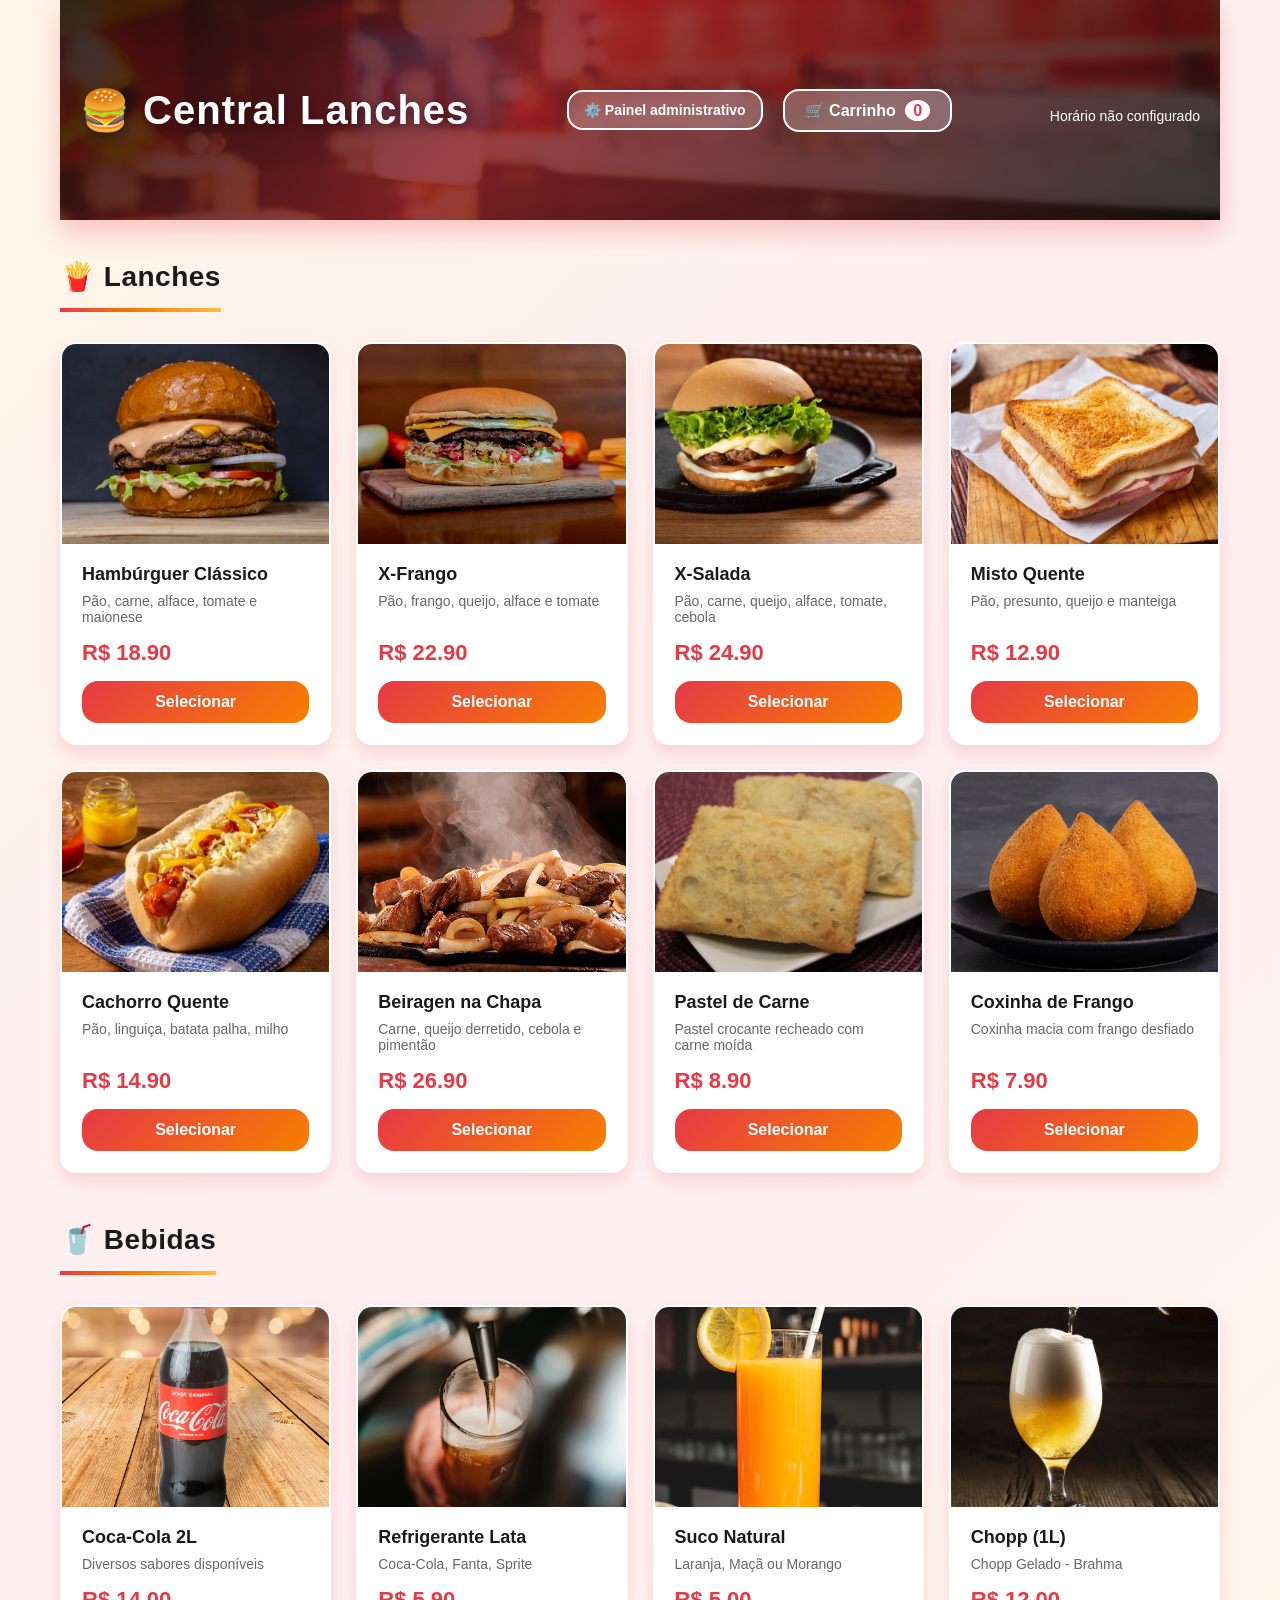
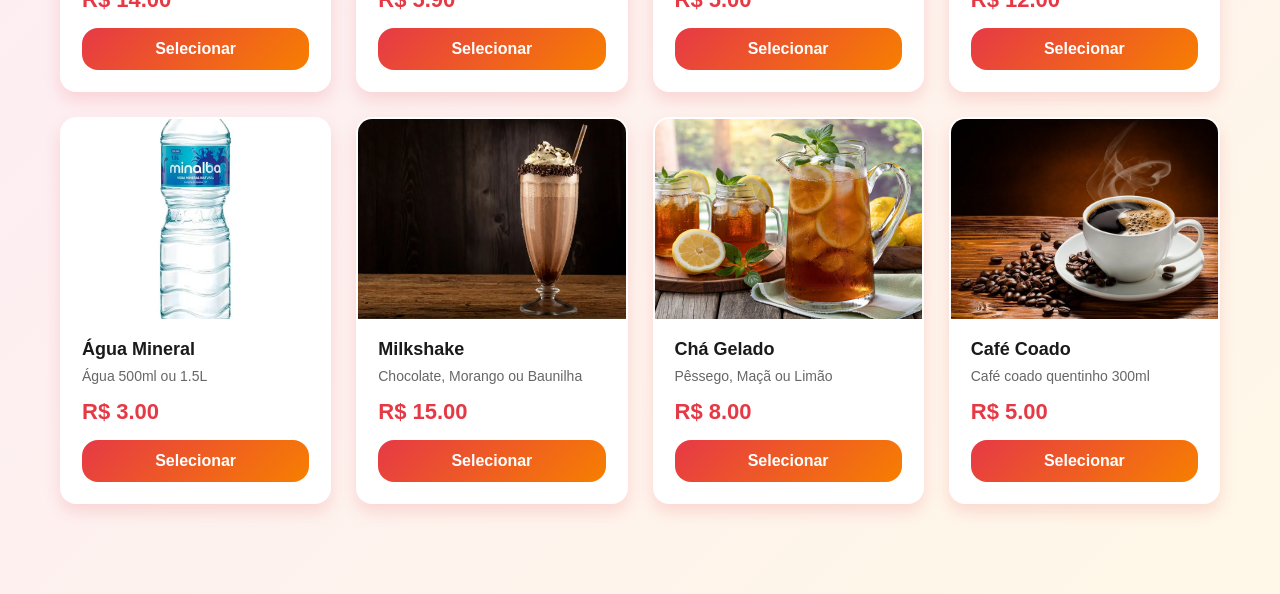
<file: index.html>
<!DOCTYPE html>
<html lang="pt-BR">
<head>
    <meta charset="UTF-8">
    <meta name="viewport" content="width=device-width, initial-scale=1.0">
    <title>Central Lanches - Peça Já!</title>
    <link rel="stylesheet" href="styles.css">
</head>
<body>
    <div class="container">
        <!-- Header -->
        <header class="header">
            <div class="header-content">
                <h1 class="logo">🍔 Central Lanches</h1>
                <div class="header-right">
                    <a class="admin-link" href="admin.html">⚙️ Painel administrativo</a>
                    <button class="cart-btn" id="cartBtn">
                        🛒 Carrinho <span class="cart-count" id="cartCount">0</span>
                    </button>
                </div>
                <div id="storeSchedule" class="store-schedule" aria-live="polite"></div>
            </div>
        </header>

        <!-- Main Content -->
        <main class="main-content">
            <!-- Lanches Section -->
            <section class="menu-section">
                <h2 class="section-title">🍟 Lanches</h2>
                <div class="products-grid" id="lanchesGrid">
                    <!-- Produtos serão inseridos aqui -->
                </div>
            </section>

            <!-- Bebidas Section -->
            <section class="menu-section">
                <h2 class="section-title">🥤 Bebidas</h2>
                <div class="products-grid" id="bebidasGrid">
                    <!-- Produtos serão inseridos aqui -->
                </div>
            </section>
        </main>
    </div>

    <!-- Product Selection Modal -->
    <div class="modal" id="productModal">
        <div class="modal-content modal-product">
            <div class="modal-header">
                <h2 id="productModalTitle">Selecionar Produto</h2>
                <button class="close-btn" id="closeProductModalBtn">&times;</button>
            </div>
            <div class="product-modal-body">
                <div class="product-modal-image" id="productModalImage"></div>
                <div class="product-modal-info">
                    <h3 id="productModalName"></h3>
                    <p id="productModalDescription"></p>
                    <div class="product-modal-price" id="productModalPrice"></div>
                </div>
            </div>
            <div class="selection-section">
                <label>Quantidade:</label>
                <div class="quantity-control">
                    <button id="decreaseQtyBtn" class="qty-btn">−</button>
                    <input type="number" id="quantityInput" value="1" min="1" max="99">
                    <button id="increaseQtyBtn" class="qty-btn">+</button>
                </div>
            </div>
            <div class="selection-section">
                <label>Observações (Adicional, sem cebola, etc):</label>
                <textarea id="observationsInput" placeholder="Digite suas observações aqui..."></textarea>
            </div>
            <div class="modal-footer">
                <button class="cancel-btn" id="cancelProductBtn">Cancelar</button>
                <button class="confirm-btn" id="confirmAddBtn">Adicionar ao Carrinho</button>
            </div>
        </div>
    </div>

    <!-- Cart Modal -->
    <div class="modal" id="cartModal">
        <div class="modal-content">
            <div class="modal-header">
                <h2>Seu Carrinho</h2>
                <button class="close-btn" id="closeCartBtn">&times;</button>
            </div>
            <div class="cart-items" id="cartItems">
                <p class="empty-cart">Seu carrinho está vazio</p>
            </div>
            <!-- Seção de pagamento -->
            <div class="payment-section" id="paymentSection">
                <h4>Forma de pagamento</h4>
                <label class="payment-option"><input type="radio" name="payment" value="Pix"> Pix</label>
                <label class="payment-option"><input type="radio" name="payment" value="Cartão"> Cartão</label>
                <label class="payment-option"><input type="radio" name="payment" value="Dinheiro"> Dinheiro</label>
                <div class="order-note">
                    <label for="orderNoteInput">Observações do pedido</label>
                    <textarea id="orderNoteInput" placeholder="Ex.: deixar na portaria, trocar maionese" rows="3"></textarea>
                </div>
                <div class="delivery-address">
                    <label for="deliveryAddressInput">Endereço de entrega</label>
                    <input type="text" id="deliveryAddressInput" placeholder="Rua, número, complemento, bairro" />
                    <div class="location-actions">
                        <button id="sendLocationBtn" type="button">Enviar localização atual</button>
                        <span id="deliveryAddressDisplay" class="delivery-address-display"></span>
                    </div>
                </div>
            </div>
            <div class="cart-footer">
                <div class="cart-total">
                    <strong>Total:</strong>
                    <span id="cartTotal">R$ 0.00</span>
                    <div class="payment-chosen">Forma: <span id="selectedPaymentDisplay">Pix</span></div>
                </div>
                <button class="checkout-btn" id="checkoutBtn">Finalizar Pedido</button>
            </div>

            <!-- Avaliação de Satisfação -->
            <div class="rating-section" id="ratingSection">
                <h3>Avalie sua experiência</h3>
                <div class="stars" id="ratingStars" aria-label="Avaliação de 1 a 5 estrelas">
                    <button class="star" data-value="1" aria-label="1 estrela">☆</button>
                    <button class="star" data-value="2" aria-label="2 estrelas">☆</button>
                    <button class="star" data-value="3" aria-label="3 estrelas">☆</button>
                    <button class="star" data-value="4" aria-label="4 estrelas">☆</button>
                    <button class="star" data-value="5" aria-label="5 estrelas">☆</button>
                </div>
                <div class="rating-info" id="ratingInfo">Nenhuma avaliação ainda</div>
                <button id="removeRatingBtn" class="remove-rating-btn" type="button">Remover minha avaliação</button>
            </div>
            </div>
        </div>
    </div>

    <script src="script.js"></script>
</body>
</html>
</file>
<file: styles.css>
* {
    margin: 0;
    padding: 0;
    box-sizing: border-box;
}

:root {
    --primary-color: #e63946;
    --secondary-color: #f77f00;
    --tertiary-color: #fcbf49;
    --dark-color: #1a1a1a;
    --light-color: #f8f9fa;
    --border-radius: 16px;
    --box-shadow: 0 8px 16px rgba(230, 57, 70, 0.15);
    --box-shadow-hover: 0 12px 24px rgba(230, 57, 70, 0.25);
}

body {
    font-family: 'Segoe UI', Tahoma, Geneva, Verdana, sans-serif;
    background: linear-gradient(135deg, #fef5e7 0%, #fdeef2 50%, #fff8e7 100%);
    color: var(--dark-color);
    min-height: 100vh;
}

.container {
    max-width: 1200px;
    margin: 0 auto;
    padding: 0 20px;
}

/* Header */
.header {
    position: sticky;
    top: 0;
    z-index: 100;
    color: rgb(255, 248, 246);
    box-shadow: var(--box-shadow-hover);
    /* espaço vertical maior para imagem de fundo */
    min-height: 220px;
    display: flex;
    align-items: center;
    padding: 0;
    overflow: hidden;
}

/* fundo de imagem usando pseudo-elemento para manter flexibilidade */
.header::before {
    content: "";
    position: absolute;
    inset: 0;
    background-image: url('images/header.jpg');
    background-size: cover;
    background-position: center;
    filter: brightness(0.45) contrast(1);
    z-index: 0;
}

/* overlay de gradiente quente (escurecido) para destacar texto */
.header::after {
    content: "";
    position: absolute;
    inset: 0;
    background: linear-gradient(135deg, rgba(0,0,0,0.55) 0%, rgba(199,38,52,0.55) 40%, rgba(0,0,0,0.45) 100%);
    z-index: 1;
}
.header-content {
    max-width: 1200px;
    margin: 0 auto;
    padding: 30px 20px;
    display: flex;
    justify-content: space-between;
    align-items: center;
    position: relative; /* para ficar sobre o background */
    z-index: 2;
    width: 100%;
}

.logo {
    font-size: 40px;
    font-weight: 900;
    margin: 0;
    text-shadow: 2px 4px 12px rgba(0,0,0,0.45);
    letter-spacing: 1px;
    position: relative;
    z-index: 3;
    color: #fff;
}

.logo::before {
    content: "";
    position: absolute;
    left: 50%;
    top: 50%;
    transform: translate(-50%, -50%);
    width: 260px;
    height: 80px;
    background-size: cover;
    background-position: center;
    opacity: 0.22;
    filter: brightness(0.6) saturate(0.9);
    border-radius: 12px;
    z-index: 2;
    pointer-events: none;
}

.store-schedule {
    margin-top: 12px;
    color: #fff;
    font-size: 14px;
    text-align: right;
    z-index: 3;
}
.store-schedule .today {
    font-weight: 700;
    text-shadow: 1px 2px 6px rgba(0,0,0,0.4);
}
.store-schedule .link-btn {
    background: transparent;
    border: none;
    color: #fff;
    text-decoration: underline;
    cursor: pointer;
    font-size: 13px;
    margin-left: 8px;
}
.store-schedule .full-schedule {
    margin-top: 8px;
    background: rgba(255,255,255,0.06);
    padding: 10px;
    border-radius: 8px;
    color: #fff;
    text-align: left;
}
.store-schedule .fs-row { font-size: 13px; margin-bottom: 4px; }

@media (max-width: 600px) {
    .logo::before {
        width: 200px;
        height: 64px;
        opacity: 0.18;
    }
}

.header-right {
    display: flex;
    gap: 20px;
    align-items: center;
}

.admin-link {
    background-color: rgba(255, 255, 255, 0.2);
    border: 2px solid white;
    color: white;
    padding: 10px 15px;
    border-radius: var(--border-radius);
    cursor: pointer;
    font-size: 14px;
    font-weight: bold;
    transition: all 0.3s ease;
    text-decoration: none;
    display: inline-flex;
    align-items: center;
    gap: 5px;
    backdrop-filter: blur(10px);
}

.admin-link:hover {
    background-color: rgba(255, 255, 255, 0.3);
    transform: translateY(-2px);
    box-shadow: 0 8px 16px rgba(0, 0, 0, 0.2);
}

.cart-btn {
    background-color: rgba(255, 255, 255, 0.25);
    border: 2px solid white;
    color: white;
    padding: 10px 20px;
    border-radius: var(--border-radius);
    cursor: pointer;
    font-size: 16px;
    font-weight: bold;
    transition: all 0.3s ease;
    backdrop-filter: blur(10px);
}

.cart-btn:hover {
    background-color: rgba(255, 255, 255, 0.4);
    transform: translateY(-2px);
    box-shadow: 0 8px 16px rgba(0, 0, 0, 0.2);
}

.cart-count {
    background-color: white;
    color: var(--primary-color);
    padding: 2px 8px;
    border-radius: 50%;
    margin-left: 5px;
    font-weight: bold;
    box-shadow: 0 2px 8px rgba(230, 57, 70, 0.3);
}

/* Main Content */
.main-content {
    padding: 40px 0;
}

.menu-section {
    margin-bottom: 50px;
}

.section-title {
    font-size: 28px;
    margin-bottom: 30px;
    color: var(--dark-color);
    border-bottom: 4px solid;
    border-image: linear-gradient(90deg, #e63946 0%, #f77f00 50%, #fcbf49 100%) 1;
    padding-bottom: 15px;
    display: inline-block;
    font-weight: 700;
    letter-spacing: 0.5px;
}

.products-grid {
    display: grid;
    grid-template-columns: repeat(auto-fill, minmax(250px, 1fr));
    gap: 25px;
}

/* Product Card */
.product-card {
    background: white;
    border-radius: var(--border-radius);
    box-shadow: var(--box-shadow);
    overflow: hidden;
    transition: all 0.4s cubic-bezier(0.4, 0, 0.2, 1);
    display: flex;
    flex-direction: column;
    border: 2px solid transparent;
}

.product-card:hover {
    transform: translateY(-12px);
    box-shadow: var(--box-shadow-hover);
    border-color: var(--tertiary-color);
}

.product-image {
    width: 100%;
    height: 200px;
    background: linear-gradient(135deg, #fef5e7 0%, #fdeef2 50%, #fff8e7 100%);
    display: flex;
    align-items: center;
    justify-content: center;
    font-size: 80px;
    color: #999;
    object-fit: cover;
}

.product-info {
    padding: 20px;
    flex-grow: 1;
    display: flex;
    flex-direction: column;
}

.product-name {
    font-size: 18px;
    font-weight: bold;
    margin-bottom: 8px;
    color: var(--dark-color);
}

.product-description {
    font-size: 14px;
    color: #666;
    margin-bottom: 15px;
    flex-grow: 1;
}

.product-price {
    font-size: 22px;
    color: var(--primary-color);
    font-weight: bold;
    margin-bottom: 15px;
}

.add-to-cart-btn {
    background: linear-gradient(135deg, #e63946 0%, #f77f00 100%);
    color: white;
    border: none;
    padding: 12px 20px;
    border-radius: var(--border-radius);
    cursor: pointer;
    font-size: 16px;
    font-weight: bold;
    transition: all 0.3s ease;
}

.add-to-cart-btn:hover {
    transform: scale(1.05);
    box-shadow: 0 6px 12px rgba(230, 57, 70, 0.4);
}

.add-to-cart-btn:active {
    transform: scale(0.98);
}

.modal {
    display: none;
    position: fixed;
    z-index: 200;
    left: 0;
    top: 0;
    width: 100%;
    height: 100%;
    background-color: rgba(0, 0, 0, 0.6);
    animation: fadeIn 0.3s ease;
    backdrop-filter: blur(4px);
}

.modal.active {
    display: flex;
    align-items: center;
    justify-content: center;
}

@keyframes fadeIn {
    from {
        opacity: 0;
    }
    to {
        opacity: 1;
    }
}

.modal-content {
    background-color: white;
    padding: 30px;
    border-radius: var(--border-radius);
    width: 90%;
    max-width: 500px;
    max-height: 80vh;
    overflow-y: auto;
    box-shadow: 0 4px 20px rgba(0, 0, 0, 0.3);
    animation: slideDown 0.3s ease;
    border-top: 5px solid;
    border-image: linear-gradient(90deg, #e63946 0%, #f77f00 50%, #fcbf49 100%) 1;
}

@keyframes slideDown {
    from {
        transform: translateY(-50px);
        opacity: 0;
    }
    to {
        transform: translateY(0);
        opacity: 1;
    }
}

.modal-header {
    display: flex;
    justify-content: space-between;
    align-items: center;
    margin-bottom: 20px;
    border-bottom: 2px solid;
    border-image: linear-gradient(90deg, #e63946 0%, #f77f00 100%) 1;
    padding-bottom: 15px;
}

.modal-header h2 {
    font-size: 24px;
    color: var(--dark-color);
}

.close-btn {
    background: none;
    border: none;
    font-size: 28px;
    cursor: pointer;
    color: var(--dark-color);
    transition: color 0.3s ease;
}

.close-btn:hover {
    color: var(--primary-color);
}

.cart-items {
    min-height: 100px;
    margin-bottom: 20px;
}

.empty-cart {
    text-align: center;
    color: #999;
    padding: 40px 20px;
    font-size: 16px;
}

.cart-item {
    display: flex;
    justify-content: space-between;
    align-items: center;
    padding: 15px;
    border-bottom: 2px solid;
    border-image: linear-gradient(90deg, #fdeef2 0%, #fff8e7 100%) 1;
    animation: slideIn 0.3s ease;
}

@keyframes slideIn {
    from {
        opacity: 0;
        transform: translateX(-20px);
    }
    to {
        opacity: 1;
        transform: translateX(0);
    }
}

.cart-item-image {
    width: 70px;
    height: 70px;
    object-fit: cover;
    border-radius: 8px;
    margin-right: 15px;
    flex-shrink: 0;
    border: 1px solid rgba(43, 23, 15, 0.08);
}

.cart-item-info {
    flex-grow: 1;
}

.cart-item-name {
    font-weight: bold;
    font-size: 16px;
    margin-bottom: 5px;
}

.cart-item-quantity {
    font-size: 14px;
    color: #666;
}

.cart-item-obs {
    font-size: 12px;
    color: #d96b2b;
    margin-top: 5px;
}

.cart-item-price {
    font-weight: bold;
    color: var(--primary-color);
    font-size: 18px;
    margin: 0 15px;
    min-width: 100px;
    text-align: right;
}

.remove-item-btn {
    background-color: #dc3545;
    color: white;
    border: none;
    padding: 8px 12px;
    border-radius: 6px;
    cursor: pointer;
    font-size: 14px;
    transition: all 0.3s ease;
}

.remove-item-btn:hover {
    background: linear-gradient(135deg, #dc3545 0%, #c82333 100%);
}

/* Rating widget */
.rating-section {
    margin-top: 20px;
    border-top: 1px solid rgba(43,23,15,0.06);
    padding-top: 16px;
}
.rating-section h3 {
    font-size: 16px;
    margin-bottom: 8px;
    color: var(--dark-color);
}
.payment-section {
    margin-top: 18px;
    display: flex;
    flex-direction: column;
    gap: 12px;
    align-items: flex-end; /* alinhar à direita */
    text-align: right;
}
.payment-section .payment-option {
    display: inline-flex;
    gap: 8px;
    align-items: center;
    cursor: pointer;
}
.payment-section .order-note,
.payment-section .delivery-address {
    width: 100%;
    max-width: 380px; /* limitar largura para manter alinhamento */
}
.payment-section input[type="text"],
.payment-section textarea {
    width: 100%;
    box-sizing: border-box;
}
.location-actions {
    display: flex;
    gap: 10px;
    justify-content: flex-end;
    align-items: center;
}
.delivery-address-display {
    font-size: 13px;
    color: #6b4f41;
}
#sendLocationBtn {
    /* verde: sucesso */
    background: linear-gradient(135deg, #4CAF50 0%, #2E7D32 100%);
    color: white;
    border: none;
    padding: 8px 12px;
    border-radius: 8px;
    cursor: pointer;
    font-weight: 700;
    box-shadow: 0 6px 14px rgba(46,125,50,0.18);
    transition: transform 0.15s ease, box-shadow 0.15s ease, opacity 0.15s ease;
}
#sendLocationBtn:hover {
    transform: translateY(-2px);
    box-shadow: 0 10px 20px rgba(46,125,50,0.28);
}
#sendLocationBtn:disabled {
    opacity: 0.6;
    cursor: not-allowed;
    transform: none;
}
.stars {
    display: flex;
    gap: 8px;
}
.star {
    background: transparent;
    border: none;
    font-size: 28px;
    cursor: pointer;
    color: rgba(255,255,255,0.65);
    text-shadow: 0 1px 0 rgba(0,0,0,0.2);
}
.star.filled {
    color: #f4c542; /* gold */
    text-shadow: 0 2px 6px rgba(0,0,0,0.25);
}
.rating-info {
    margin-top: 10px;
    font-size: 14px;
    color: #6b4f41;
}
.star.disabled {
    opacity: 0.55;
    cursor: default;
}

.remove-rating-btn {
    margin-top: 10px;
    background: transparent;
    border: 1px solid rgba(43,23,15,0.08);
    color: var(--dark-color);
    padding: 8px 12px;
    border-radius: 6px;
    cursor: pointer;
    font-weight: 600;
}
.remove-rating-btn:hover {
    background: rgba(217,107,43,0.06);
}

.cart-footer {
    border-top: 2px solid;
    border-image: linear-gradient(90deg, #e63946 0%, #f77f00 100%) 1;
    padding-top: 20px;
}

.cart-total {
    display: flex;
    justify-content: space-between;
    font-size: 20px;
    font-weight: bold;
    margin-bottom: 20px;
    color: var(--dark-color);
}

#cartTotal {
    color: var(--primary-color);
    font-weight: bold;
    font-size: 1.2em;
}

.checkout-btn {
    width: 100%;
    background: linear-gradient(135deg, #e63946 0%, #f77f00 50%, #fcbf49 100%);
    color: white;
    border: none;
    padding: 15px;
    border-radius: var(--border-radius);
    cursor: pointer;
    font-size: 18px;
    font-weight: bold;
    transition: all 0.3s ease;
}

.checkout-btn:hover {
    transform: scale(1.02);
    box-shadow: 0 6px 12px rgba(230, 57, 70, 0.4);
}

.checkout-btn:disabled {
    opacity: 0.5;
    cursor: not-allowed;
}

/* Product Selection Modal */
.modal-product {
    max-width: 600px;
}

.product-modal-body {
    display: grid;
    grid-template-columns: 1fr 1fr;
    gap: 20px;
    margin-bottom: 25px;
    padding-bottom: 25px;
    border-bottom: 2px solid var(--light-color);
}

.product-modal-image {
    width: 100%;
    height: 200px;
    background: linear-gradient(135deg, #fef5e7 0%, #fdeef2 50%, #fff8e7 100%);
    display: flex;
    align-items: center;
    justify-content: center;
    font-size: 100px;
    border-radius: var(--border-radius);
}

.product-modal-info h3 {
    font-size: 22px;
    margin-bottom: 10px;
    color: var(--dark-color);
}

.product-modal-info p {
    font-size: 14px;
    color: #666;
    margin-bottom: 15px;
    line-height: 1.5;
}

.product-modal-price {
    font-size: 28px;
    color: var(--primary-color);
    font-weight: bold;
}

.selection-section {
    margin-bottom: 20px;
}

.selection-section label {
    display: block;
    font-weight: bold;
    margin-bottom: 10px;
    color: var(--dark-color);
    font-size: 14px;
}

.quantity-control {
    display: flex;
    align-items: center;
    gap: 10px;
}

.qty-btn {
    width: 40px;
    height: 40px;
    border: 2px solid var(--primary-color);
    background-color: white;
    color: var(--primary-color);
    border-radius: 6px;
    cursor: pointer;
    font-size: 18px;
    font-weight: bold;
    transition: all 0.3s ease;
    display: flex;
    align-items: center;
    justify-content: center;
}

.qty-btn:hover {
    background: linear-gradient(135deg, #e63946 0%, #f77f00 100%);
    color: white;
}

#quantityInput {
    width: 60px;
    height: 40px;
    border: 2px solid var(--light-color);
    border-radius: 6px;
    text-align: center;
    font-size: 16px;
    font-weight: bold;
}

#quantityInput:focus {
    outline: none;
    border-color: var(--primary-color);
    box-shadow: 0 0 0 3px rgba(230, 57, 70, 0.1);
}

#observationsInput {
    width: 100%;
    padding: 12px;
    border: 2px solid var(--light-color);
    border-radius: 6px;
    font-family: inherit;
    font-size: 14px;
    resize: vertical;
    min-height: 80px;
    transition: border-color 0.3s ease;
}

#observationsInput:focus {
    outline: none;
    border-color: var(--primary-color);
    box-shadow: 0 0 0 3px rgba(230, 57, 70, 0.1);
}

.modal-footer {
    display: flex;
    gap: 10px;
    border-top: 2px solid;
    border-image: linear-gradient(90deg, #e63946 0%, #f77f00 100%) 1;
    padding-top: 20px;
}

.cancel-btn,
.confirm-btn {
    flex: 1;
    padding: 14px;
    border: none;
    border-radius: var(--border-radius);
    cursor: pointer;
    font-size: 16px;
    font-weight: bold;
    transition: all 0.3s ease;
}

.cancel-btn {
    background-color: #ecf0f1;
    color: var(--dark-color);
}

.cancel-btn:hover {
    background-color: #bdc3c7;
}

.confirm-btn {
    background: linear-gradient(135deg, #e63946 0%, #f77f00 50%, #fcbf49 100%);
    color: white;
}

.confirm-btn:hover {
    transform: scale(1.02);
    box-shadow: 0 6px 12px rgba(230, 57, 70, 0.4);
}

/* Responsivo */
@media (max-width: 768px) {
    .header-content {
        flex-direction: column;
        gap: 15px;
    }

    .logo {
        font-size: 24px;
    }

    .products-grid {
        grid-template-columns: repeat(auto-fill, minmax(200px, 1fr));
        gap: 15px;
    }

    .section-title {
        font-size: 24px;
    }

    .modal-content {
        width: 95%;
        max-height: 90vh;
    }

    .cart-item {
        flex-wrap: wrap;
    }

    .cart-item-price {
        margin: 10px 0 0 0;
    }

    .product-modal-body {
        grid-template-columns: 1fr;
    }

    /* Em telas pequenas, voltar o alinhamento para padrão (não direita) */
    .payment-section {
        align-items: stretch;
        text-align: left;
    }
}

@media (max-width: 480px) {
    .container {
        padding: 0 10px;
    }

    .products-grid {
        grid-template-columns: 1fr;
    }

    .product-image {
        height: 150px;
        font-size: 60px;
    }

    .logo {
        font-size: 20px;
    }

    .cart-btn {
        padding: 8px 12px;
        font-size: 14px;
    }
}
</file>
